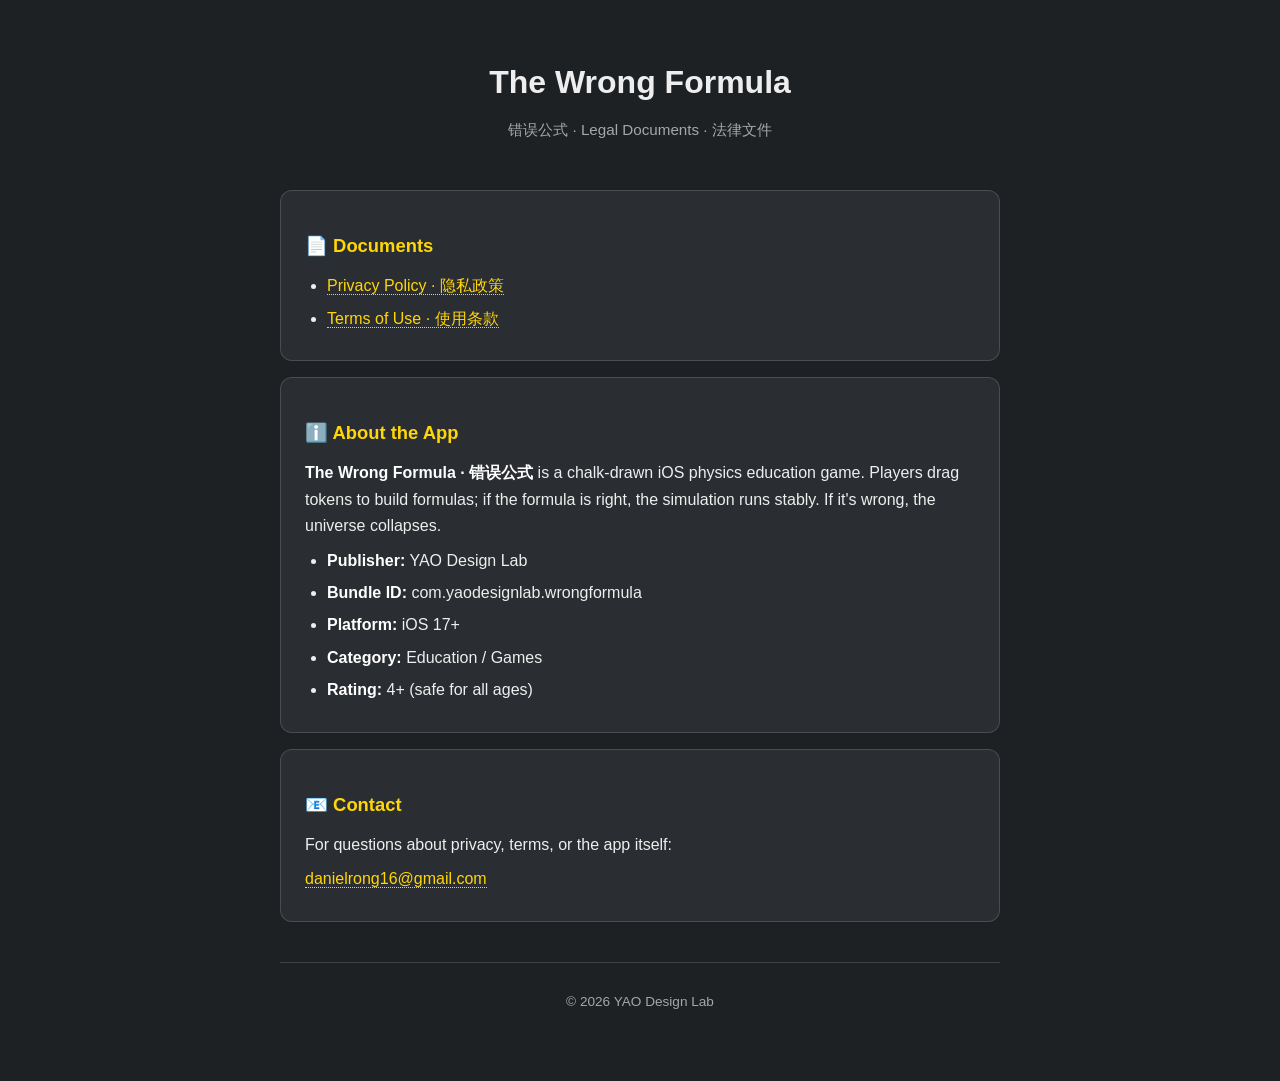
<file: index.html>
<!DOCTYPE html>
<html lang="en">
<head>
<meta charset="UTF-8">
<meta name="viewport" content="width=device-width, initial-scale=1.0">
<title>The Wrong Formula · Legal</title>
<link rel="stylesheet" href="style.css">
</head>
<body>
<main>
<header>
<h1>The Wrong Formula</h1>
<p class="subtitle">错误公式 · Legal Documents · 法律文件</p>
</header>

<section class="card">
<h2>📄 Documents</h2>
<ul>
<li><a href="privacy.html">Privacy Policy · 隐私政策</a></li>
<li><a href="terms.html">Terms of Use · 使用条款</a></li>
</ul>
</section>

<section class="card">
<h2>ℹ️ About the App</h2>
<p><strong>The Wrong Formula · 错误公式</strong> is a chalk-drawn iOS physics education game. Players drag tokens to build formulas; if the formula is right, the simulation runs stably. If it's wrong, the universe collapses.</p>
<ul>
<li><strong>Publisher:</strong> YAO Design Lab</li>
<li><strong>Bundle ID:</strong> com.yaodesignlab.wrongformula</li>
<li><strong>Platform:</strong> iOS 17+</li>
<li><strong>Category:</strong> Education / Games</li>
<li><strong>Rating:</strong> 4+ (safe for all ages)</li>
</ul>
</section>

<section class="card">
<h2>📧 Contact</h2>
<p>For questions about privacy, terms, or the app itself:</p>
<p><a href="mailto:danielrong16@gmail.com">danielrong16@gmail.com</a></p>
</section>

<footer>
<p>© 2026 YAO Design Lab</p>
</footer>
</main>
</body>
</html>
</file>
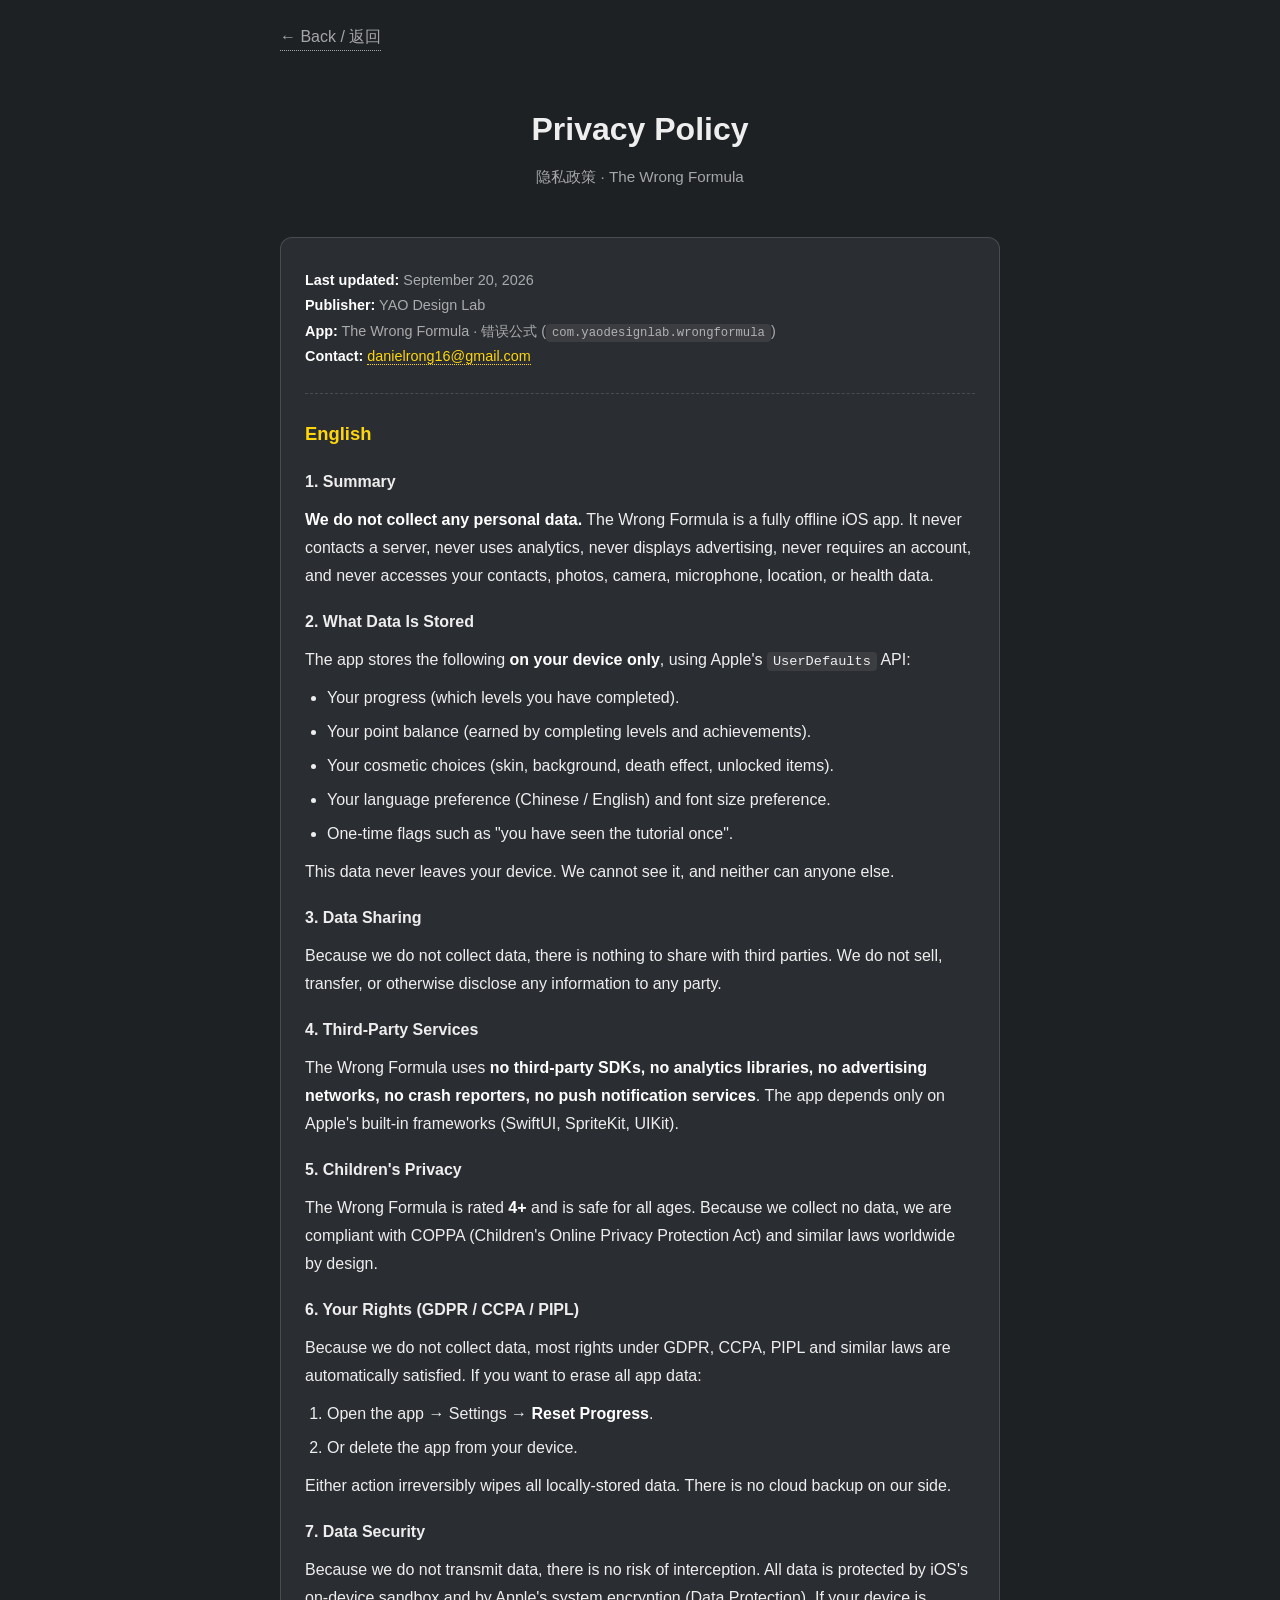
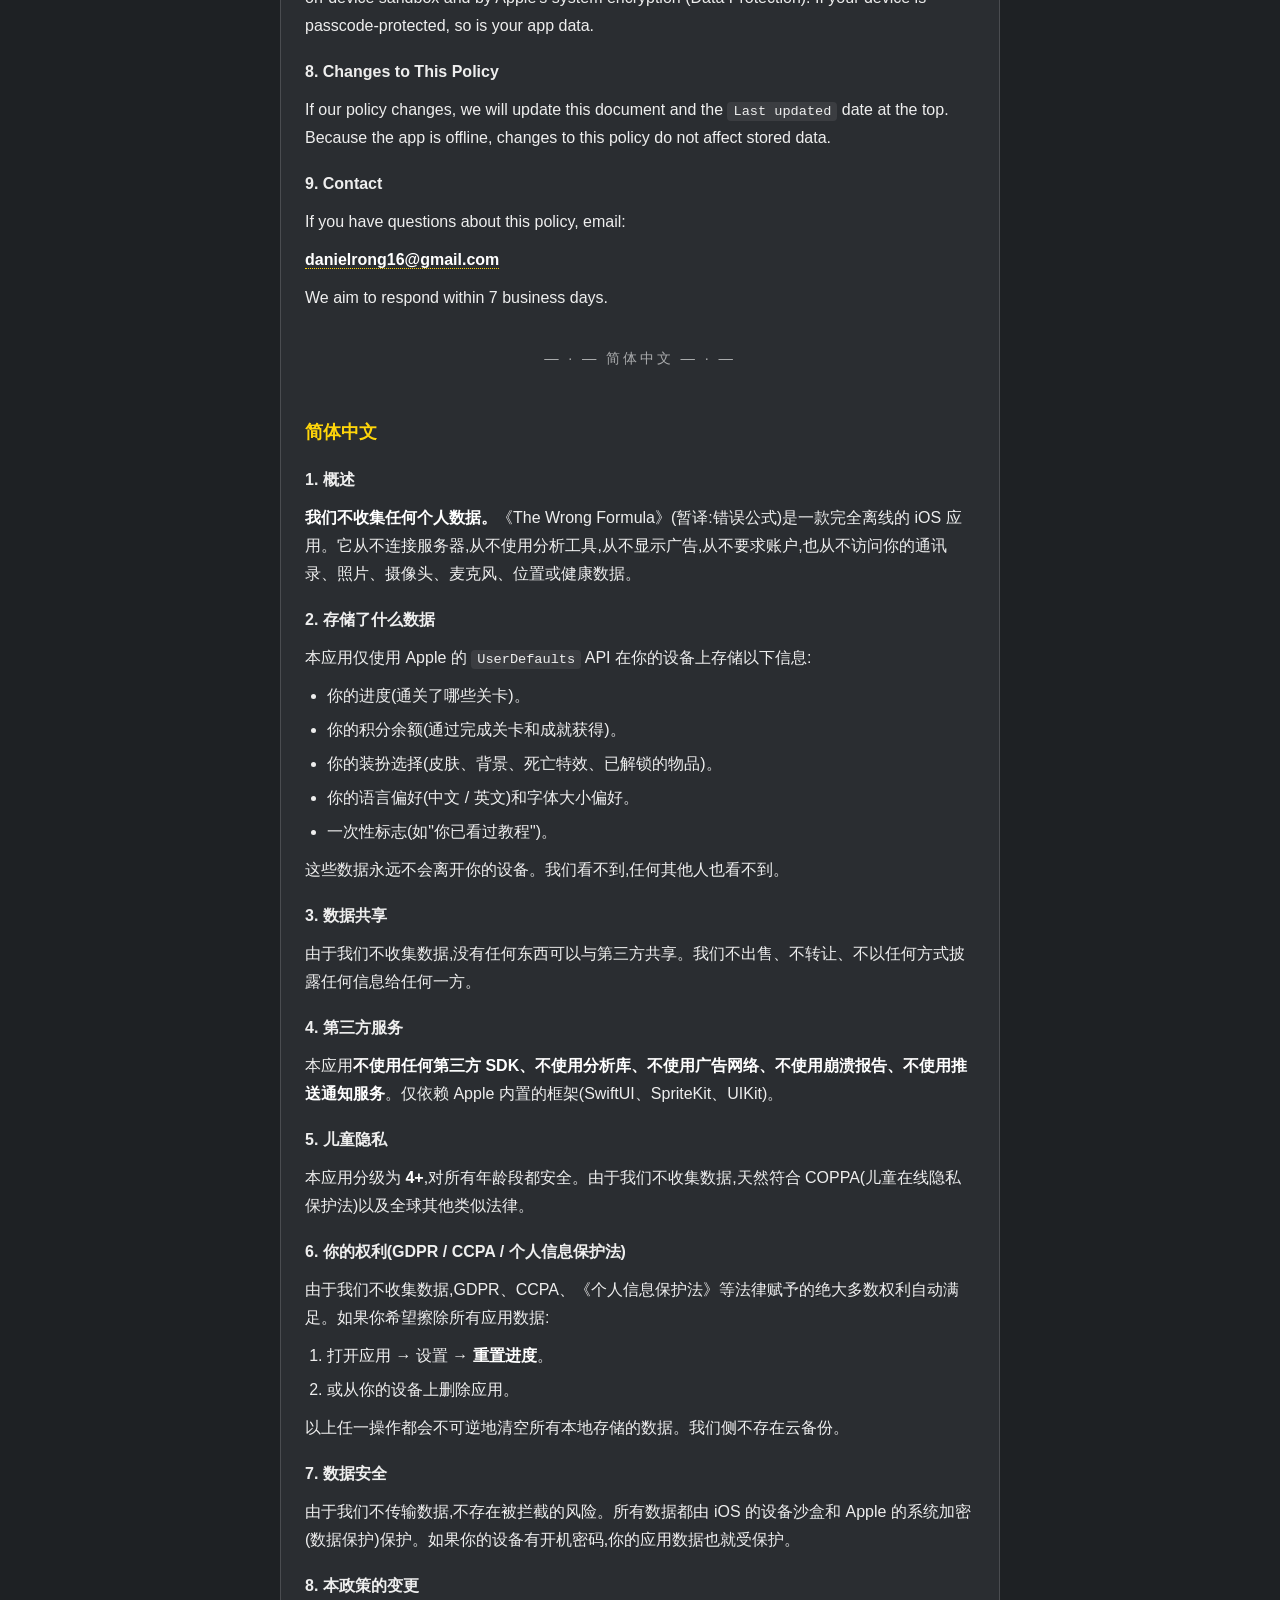
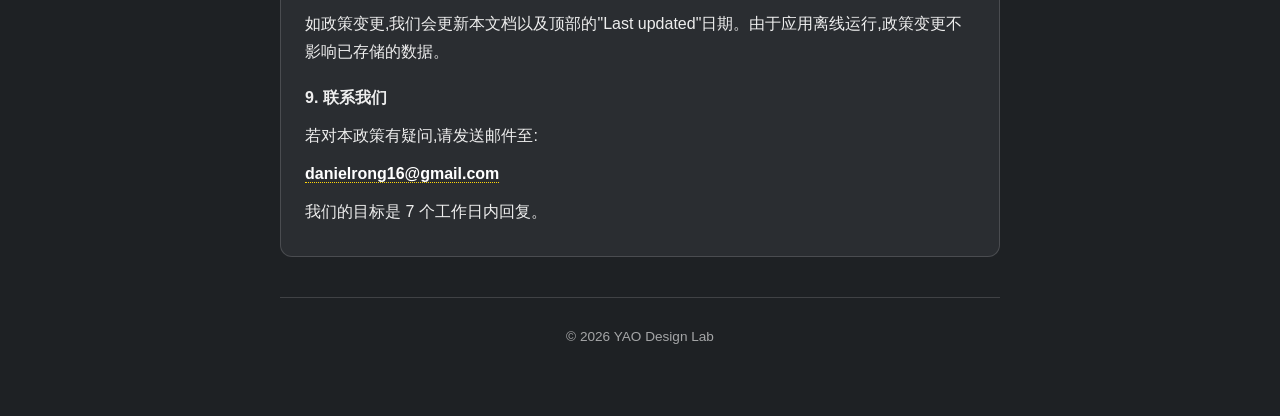
<file: privacy.html>
<!DOCTYPE html>
<html lang="en">
<head>
<meta charset="UTF-8">
<meta name="viewport" content="width=device-width, initial-scale=1.0">
<title>Privacy Policy · The Wrong Formula</title>
<link rel="stylesheet" href="style.css">
</head>
<body>
<main>
<a href="index.html" class="back">← Back / 返回</a>

<header>
<h1>Privacy Policy</h1>
<p class="subtitle">隐私政策 · The Wrong Formula</p>
</header>

<section class="card doc-body">
<p class="meta">
<strong>Last updated:</strong> September 20, 2026<br>
<strong>Publisher:</strong> YAO Design Lab<br>
<strong>App:</strong> The Wrong Formula · 错误公式 (<code>com.yaodesignlab.wrongformula</code>)<br>
<strong>Contact:</strong> <a href="mailto:danielrong16@gmail.com">danielrong16@gmail.com</a>
</p>

<hr>

<h2>English</h2>

<h3>1. Summary</h3>
<p><strong>We do not collect any personal data.</strong> The Wrong Formula is a fully offline iOS app. It never contacts a server, never uses analytics, never displays advertising, never requires an account, and never accesses your contacts, photos, camera, microphone, location, or health data.</p>

<h3>2. What Data Is Stored</h3>
<p>The app stores the following <strong>on your device only</strong>, using Apple's <code>UserDefaults</code> API:</p>
<ul>
<li>Your progress (which levels you have completed).</li>
<li>Your point balance (earned by completing levels and achievements).</li>
<li>Your cosmetic choices (skin, background, death effect, unlocked items).</li>
<li>Your language preference (Chinese / English) and font size preference.</li>
<li>One-time flags such as "you have seen the tutorial once".</li>
</ul>
<p>This data never leaves your device. We cannot see it, and neither can anyone else.</p>

<h3>3. Data Sharing</h3>
<p>Because we do not collect data, there is nothing to share with third parties. We do not sell, transfer, or otherwise disclose any information to any party.</p>

<h3>4. Third-Party Services</h3>
<p>The Wrong Formula uses <strong>no third-party SDKs, no analytics libraries, no advertising networks, no crash reporters, no push notification services</strong>. The app depends only on Apple's built-in frameworks (SwiftUI, SpriteKit, UIKit).</p>

<h3>5. Children's Privacy</h3>
<p>The Wrong Formula is rated <strong>4+</strong> and is safe for all ages. Because we collect no data, we are compliant with COPPA (Children's Online Privacy Protection Act) and similar laws worldwide by design.</p>

<h3>6. Your Rights (GDPR / CCPA / PIPL)</h3>
<p>Because we do not collect data, most rights under GDPR, CCPA, PIPL and similar laws are automatically satisfied. If you want to erase all app data:</p>
<ol>
<li>Open the app → Settings → <strong>Reset Progress</strong>.</li>
<li>Or delete the app from your device.</li>
</ol>
<p>Either action irreversibly wipes all locally-stored data. There is no cloud backup on our side.</p>

<h3>7. Data Security</h3>
<p>Because we do not transmit data, there is no risk of interception. All data is protected by iOS's on-device sandbox and by Apple's system encryption (Data Protection). If your device is passcode-protected, so is your app data.</p>

<h3>8. Changes to This Policy</h3>
<p>If our policy changes, we will update this document and the <code>Last updated</code> date at the top. Because the app is offline, changes to this policy do not affect stored data.</p>

<h3>9. Contact</h3>
<p>If you have questions about this policy, email:</p>
<p><a href="mailto:danielrong16@gmail.com"><strong>danielrong16@gmail.com</strong></a></p>
<p>We aim to respond within 7 business days.</p>

<div class="lang-divider">— · — 简体中文 — · —</div>

<h2>简体中文</h2>

<h3>1. 概述</h3>
<p><strong>我们不收集任何个人数据。</strong>《The Wrong Formula》(暂译:错误公式)是一款完全离线的 iOS 应用。它从不连接服务器,从不使用分析工具,从不显示广告,从不要求账户,也从不访问你的通讯录、照片、摄像头、麦克风、位置或健康数据。</p>

<h3>2. 存储了什么数据</h3>
<p>本应用仅使用 Apple 的 <code>UserDefaults</code> API 在你的设备上存储以下信息:</p>
<ul>
<li>你的进度(通关了哪些关卡)。</li>
<li>你的积分余额(通过完成关卡和成就获得)。</li>
<li>你的装扮选择(皮肤、背景、死亡特效、已解锁的物品)。</li>
<li>你的语言偏好(中文 / 英文)和字体大小偏好。</li>
<li>一次性标志(如"你已看过教程")。</li>
</ul>
<p>这些数据永远不会离开你的设备。我们看不到,任何其他人也看不到。</p>

<h3>3. 数据共享</h3>
<p>由于我们不收集数据,没有任何东西可以与第三方共享。我们不出售、不转让、不以任何方式披露任何信息给任何一方。</p>

<h3>4. 第三方服务</h3>
<p>本应用<strong>不使用任何第三方 SDK、不使用分析库、不使用广告网络、不使用崩溃报告、不使用推送通知服务</strong>。仅依赖 Apple 内置的框架(SwiftUI、SpriteKit、UIKit)。</p>

<h3>5. 儿童隐私</h3>
<p>本应用分级为 <strong>4+</strong>,对所有年龄段都安全。由于我们不收集数据,天然符合 COPPA(儿童在线隐私保护法)以及全球其他类似法律。</p>

<h3>6. 你的权利(GDPR / CCPA / 个人信息保护法)</h3>
<p>由于我们不收集数据,GDPR、CCPA、《个人信息保护法》等法律赋予的绝大多数权利自动满足。如果你希望擦除所有应用数据:</p>
<ol>
<li>打开应用 → 设置 → <strong>重置进度</strong>。</li>
<li>或从你的设备上删除应用。</li>
</ol>
<p>以上任一操作都会不可逆地清空所有本地存储的数据。我们侧不存在云备份。</p>

<h3>7. 数据安全</h3>
<p>由于我们不传输数据,不存在被拦截的风险。所有数据都由 iOS 的设备沙盒和 Apple 的系统加密(数据保护)保护。如果你的设备有开机密码,你的应用数据也就受保护。</p>

<h3>8. 本政策的变更</h3>
<p>如政策变更,我们会更新本文档以及顶部的"Last updated"日期。由于应用离线运行,政策变更不影响已存储的数据。</p>

<h3>9. 联系我们</h3>
<p>若对本政策有疑问,请发送邮件至:</p>
<p><a href="mailto:danielrong16@gmail.com"><strong>danielrong16@gmail.com</strong></a></p>
<p>我们的目标是 7 个工作日内回复。</p>
</section>

<footer>
<p>© 2026 YAO Design Lab</p>
</footer>
</main>
</body>
</html>
</file>
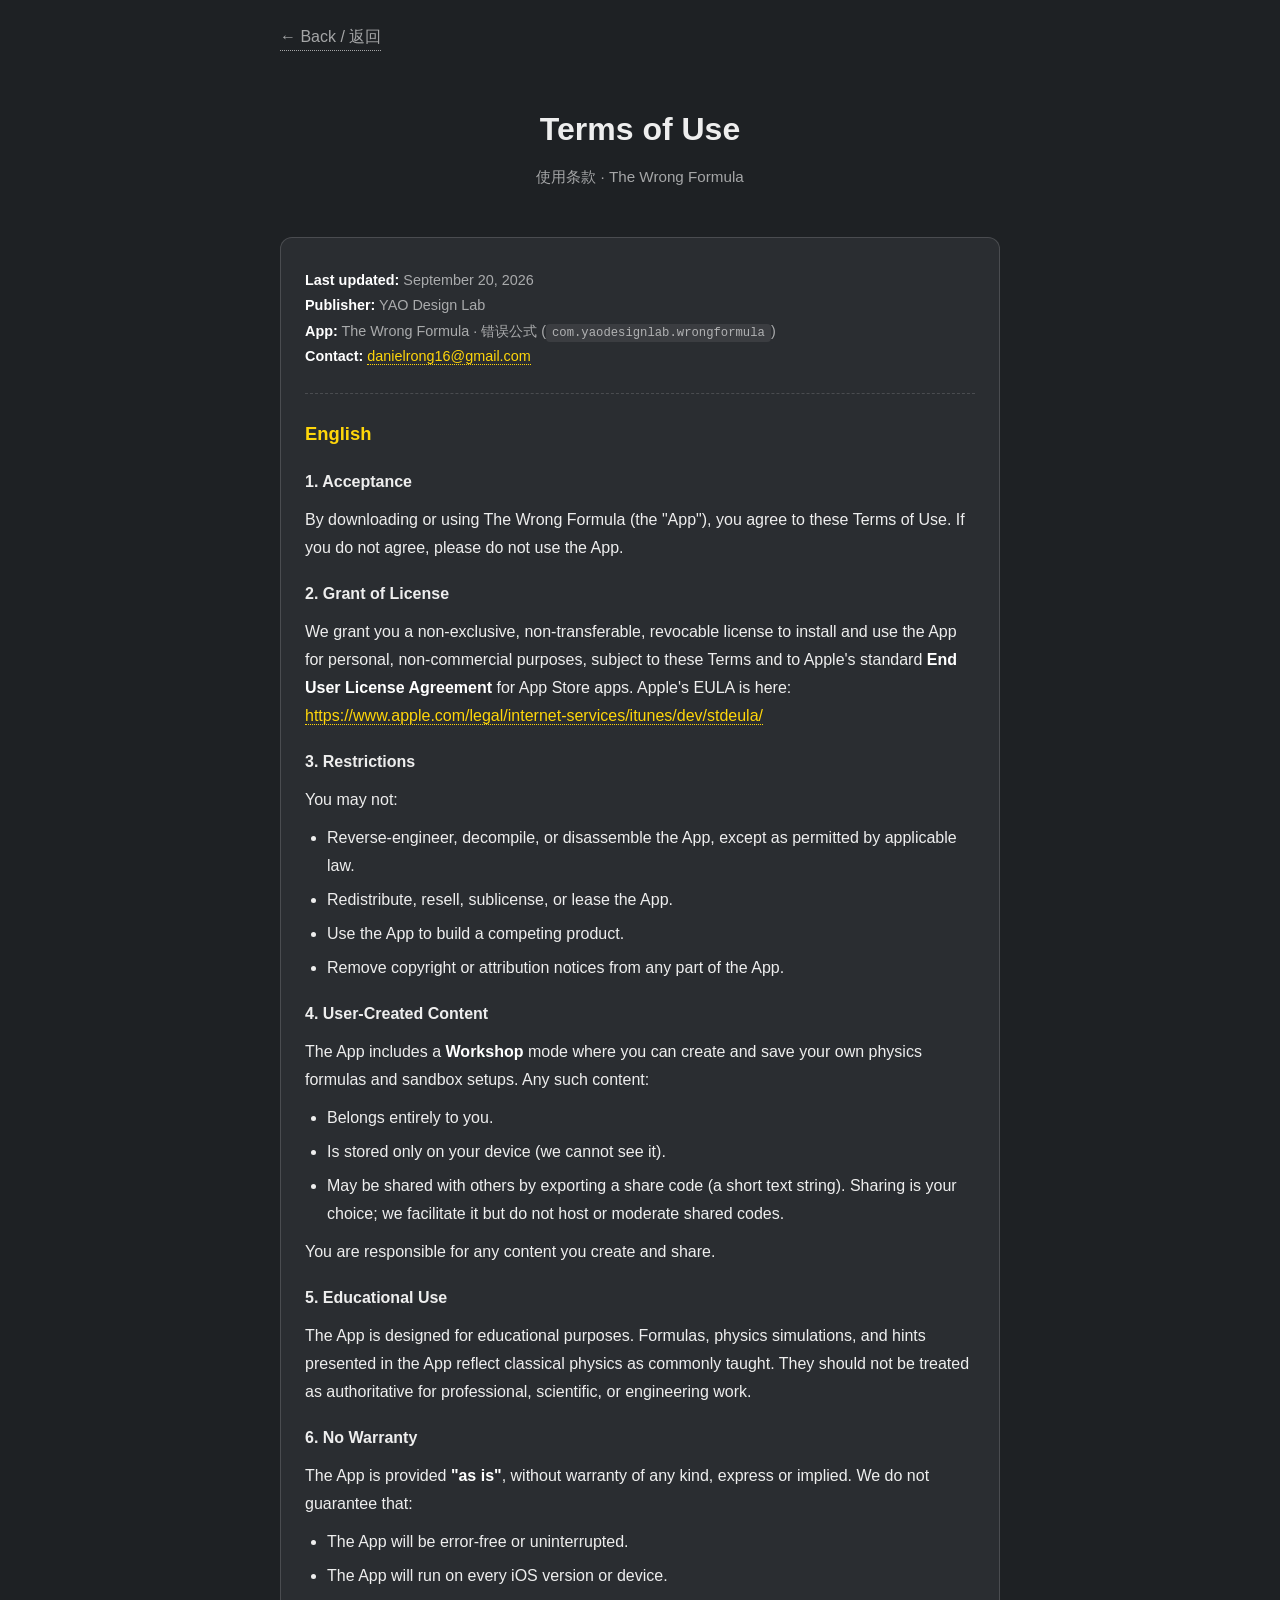
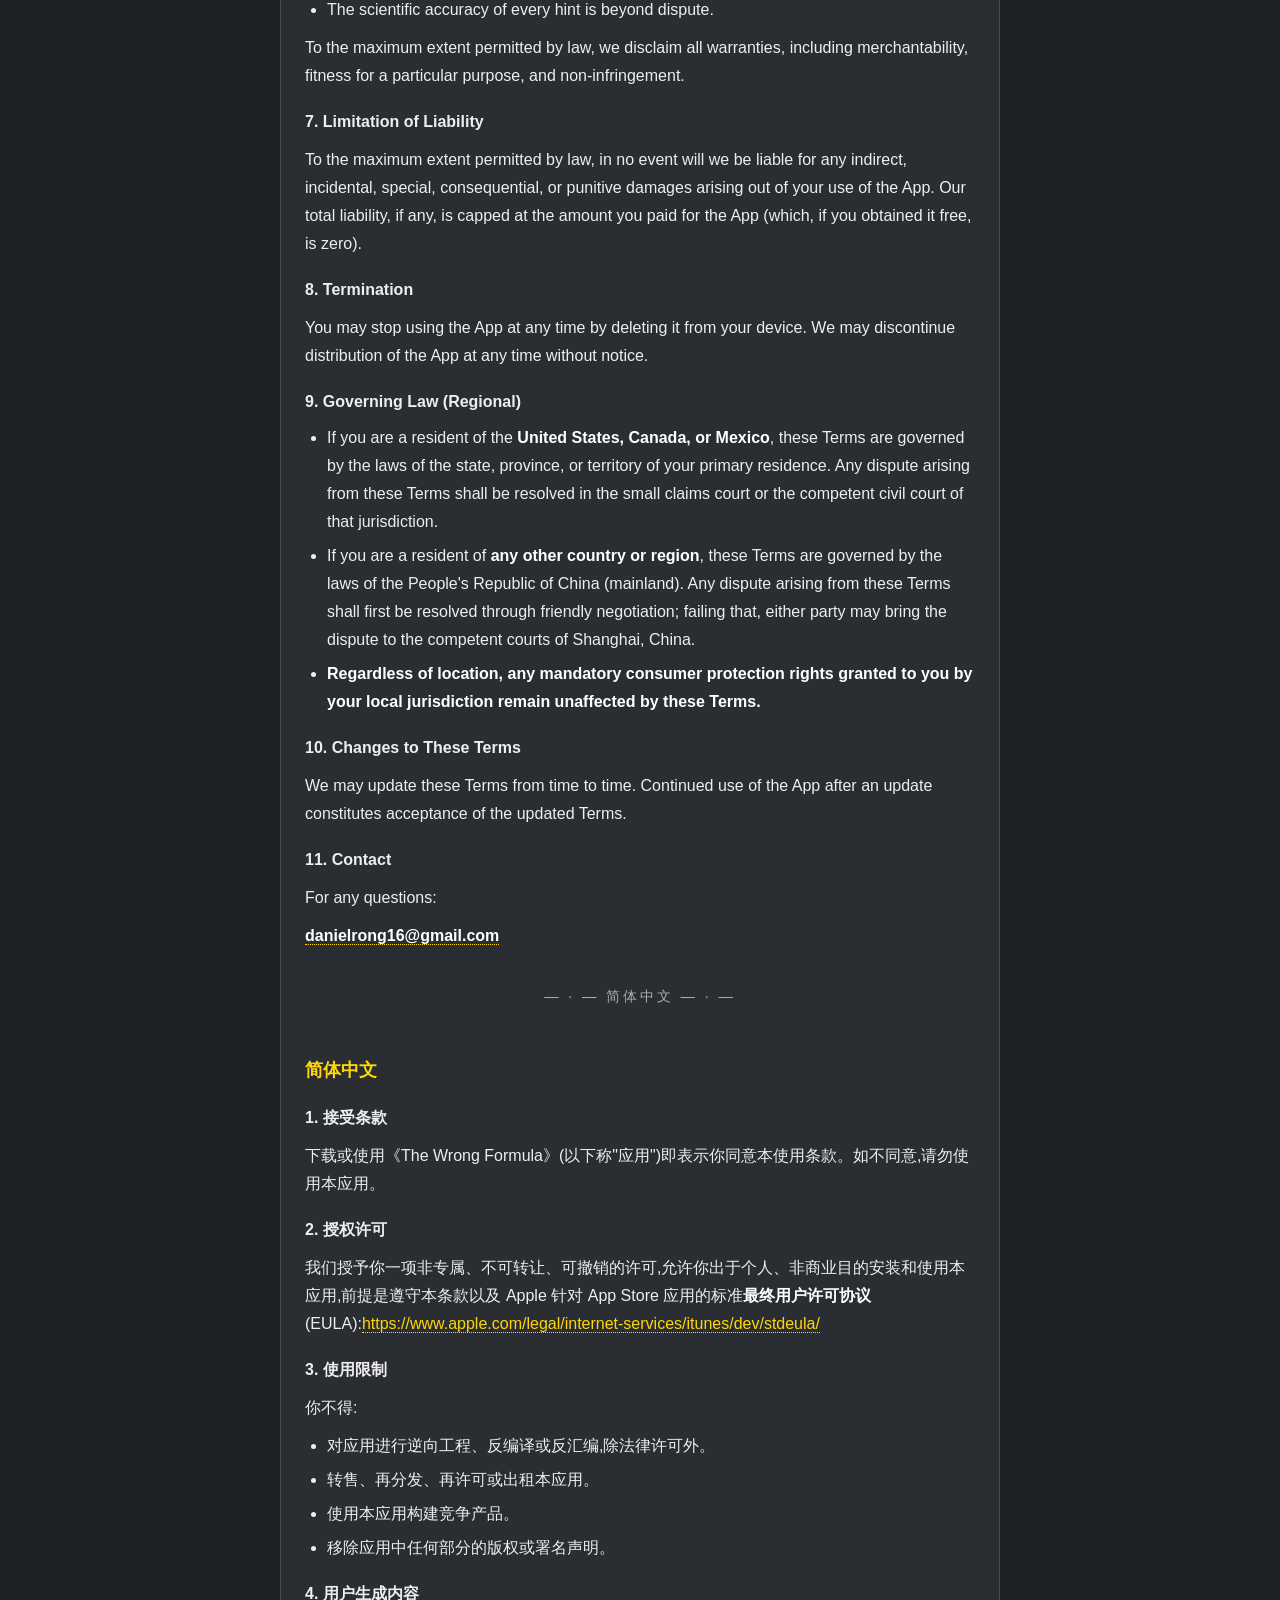
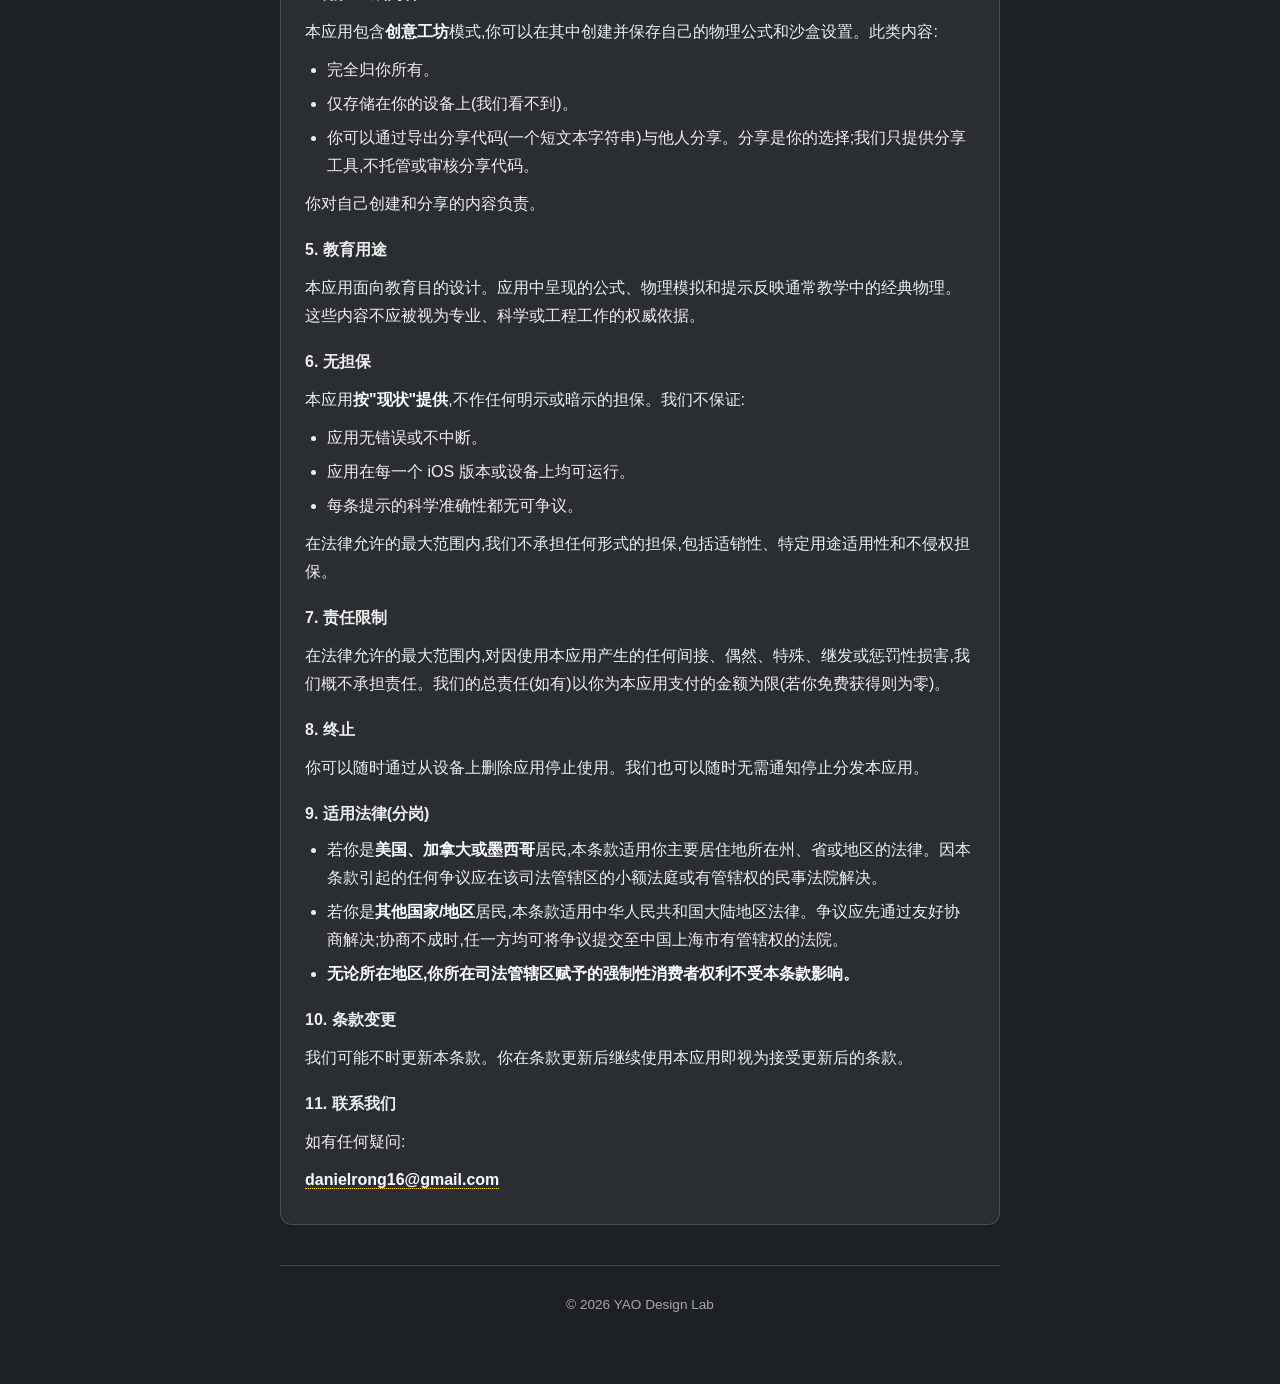
<file: terms.html>
<!DOCTYPE html>
<html lang="en">
<head>
<meta charset="UTF-8">
<meta name="viewport" content="width=device-width, initial-scale=1.0">
<title>Terms of Use · The Wrong Formula</title>
<link rel="stylesheet" href="style.css">
</head>
<body>
<main>
<a href="index.html" class="back">← Back / 返回</a>

<header>
<h1>Terms of Use</h1>
<p class="subtitle">使用条款 · The Wrong Formula</p>
</header>

<section class="card doc-body">
<p class="meta">
<strong>Last updated:</strong> September 20, 2026<br>
<strong>Publisher:</strong> YAO Design Lab<br>
<strong>App:</strong> The Wrong Formula · 错误公式 (<code>com.yaodesignlab.wrongformula</code>)<br>
<strong>Contact:</strong> <a href="mailto:danielrong16@gmail.com">danielrong16@gmail.com</a>
</p>

<hr>

<h2>English</h2>

<h3>1. Acceptance</h3>
<p>By downloading or using The Wrong Formula (the "App"), you agree to these Terms of Use. If you do not agree, please do not use the App.</p>

<h3>2. Grant of License</h3>
<p>We grant you a non-exclusive, non-transferable, revocable license to install and use the App for personal, non-commercial purposes, subject to these Terms and to Apple's standard <strong>End User License Agreement</strong> for App Store apps. Apple's EULA is here: <a href="https://www.apple.com/legal/internet-services/itunes/dev/stdeula/" target="_blank">https://www.apple.com/legal/internet-services/itunes/dev/stdeula/</a></p>

<h3>3. Restrictions</h3>
<p>You may not:</p>
<ul>
<li>Reverse-engineer, decompile, or disassemble the App, except as permitted by applicable law.</li>
<li>Redistribute, resell, sublicense, or lease the App.</li>
<li>Use the App to build a competing product.</li>
<li>Remove copyright or attribution notices from any part of the App.</li>
</ul>

<h3>4. User-Created Content</h3>
<p>The App includes a <strong>Workshop</strong> mode where you can create and save your own physics formulas and sandbox setups. Any such content:</p>
<ul>
<li>Belongs entirely to you.</li>
<li>Is stored only on your device (we cannot see it).</li>
<li>May be shared with others by exporting a share code (a short text string). Sharing is your choice; we facilitate it but do not host or moderate shared codes.</li>
</ul>
<p>You are responsible for any content you create and share.</p>

<h3>5. Educational Use</h3>
<p>The App is designed for educational purposes. Formulas, physics simulations, and hints presented in the App reflect classical physics as commonly taught. They should not be treated as authoritative for professional, scientific, or engineering work.</p>

<h3>6. No Warranty</h3>
<p>The App is provided <strong>"as is"</strong>, without warranty of any kind, express or implied. We do not guarantee that:</p>
<ul>
<li>The App will be error-free or uninterrupted.</li>
<li>The App will run on every iOS version or device.</li>
<li>The scientific accuracy of every hint is beyond dispute.</li>
</ul>
<p>To the maximum extent permitted by law, we disclaim all warranties, including merchantability, fitness for a particular purpose, and non-infringement.</p>

<h3>7. Limitation of Liability</h3>
<p>To the maximum extent permitted by law, in no event will we be liable for any indirect, incidental, special, consequential, or punitive damages arising out of your use of the App. Our total liability, if any, is capped at the amount you paid for the App (which, if you obtained it free, is zero).</p>

<h3>8. Termination</h3>
<p>You may stop using the App at any time by deleting it from your device. We may discontinue distribution of the App at any time without notice.</p>

<h3>9. Governing Law (Regional)</h3>
<ul>
<li>If you are a resident of the <strong>United States, Canada, or Mexico</strong>, these Terms are governed by the laws of the state, province, or territory of your primary residence. Any dispute arising from these Terms shall be resolved in the small claims court or the competent civil court of that jurisdiction.</li>
<li>If you are a resident of <strong>any other country or region</strong>, these Terms are governed by the laws of the People's Republic of China (mainland). Any dispute arising from these Terms shall first be resolved through friendly negotiation; failing that, either party may bring the dispute to the competent courts of Shanghai, China.</li>
<li><strong>Regardless of location, any mandatory consumer protection rights granted to you by your local jurisdiction remain unaffected by these Terms.</strong></li>
</ul>

<h3>10. Changes to These Terms</h3>
<p>We may update these Terms from time to time. Continued use of the App after an update constitutes acceptance of the updated Terms.</p>

<h3>11. Contact</h3>
<p>For any questions:</p>
<p><a href="mailto:danielrong16@gmail.com"><strong>danielrong16@gmail.com</strong></a></p>

<div class="lang-divider">— · — 简体中文 — · —</div>

<h2>简体中文</h2>

<h3>1. 接受条款</h3>
<p>下载或使用《The Wrong Formula》(以下称"应用")即表示你同意本使用条款。如不同意,请勿使用本应用。</p>

<h3>2. 授权许可</h3>
<p>我们授予你一项非专属、不可转让、可撤销的许可,允许你出于个人、非商业目的安装和使用本应用,前提是遵守本条款以及 Apple 针对 App Store 应用的标准<strong>最终用户许可协议</strong>(EULA):<a href="https://www.apple.com/legal/internet-services/itunes/dev/stdeula/" target="_blank">https://www.apple.com/legal/internet-services/itunes/dev/stdeula/</a></p>

<h3>3. 使用限制</h3>
<p>你不得:</p>
<ul>
<li>对应用进行逆向工程、反编译或反汇编,除法律许可外。</li>
<li>转售、再分发、再许可或出租本应用。</li>
<li>使用本应用构建竞争产品。</li>
<li>移除应用中任何部分的版权或署名声明。</li>
</ul>

<h3>4. 用户生成内容</h3>
<p>本应用包含<strong>创意工坊</strong>模式,你可以在其中创建并保存自己的物理公式和沙盒设置。此类内容:</p>
<ul>
<li>完全归你所有。</li>
<li>仅存储在你的设备上(我们看不到)。</li>
<li>你可以通过导出分享代码(一个短文本字符串)与他人分享。分享是你的选择;我们只提供分享工具,不托管或审核分享代码。</li>
</ul>
<p>你对自己创建和分享的内容负责。</p>

<h3>5. 教育用途</h3>
<p>本应用面向教育目的设计。应用中呈现的公式、物理模拟和提示反映通常教学中的经典物理。这些内容不应被视为专业、科学或工程工作的权威依据。</p>

<h3>6. 无担保</h3>
<p>本应用<strong>按"现状"提供</strong>,不作任何明示或暗示的担保。我们不保证:</p>
<ul>
<li>应用无错误或不中断。</li>
<li>应用在每一个 iOS 版本或设备上均可运行。</li>
<li>每条提示的科学准确性都无可争议。</li>
</ul>
<p>在法律允许的最大范围内,我们不承担任何形式的担保,包括适销性、特定用途适用性和不侵权担保。</p>

<h3>7. 责任限制</h3>
<p>在法律允许的最大范围内,对因使用本应用产生的任何间接、偶然、特殊、继发或惩罚性损害,我们概不承担责任。我们的总责任(如有)以你为本应用支付的金额为限(若你免费获得则为零)。</p>

<h3>8. 终止</h3>
<p>你可以随时通过从设备上删除应用停止使用。我们也可以随时无需通知停止分发本应用。</p>

<h3>9. 适用法律(分岗)</h3>
<ul>
<li>若你是<strong>美国、加拿大或墨西哥</strong>居民,本条款适用你主要居住地所在州、省或地区的法律。因本条款引起的任何争议应在该司法管辖区的小额法庭或有管辖权的民事法院解决。</li>
<li>若你是<strong>其他国家/地区</strong>居民,本条款适用中华人民共和国大陆地区法律。争议应先通过友好协商解决;协商不成时,任一方均可将争议提交至中国上海市有管辖权的法院。</li>
<li><strong>无论所在地区,你所在司法管辖区赋予的强制性消费者权利不受本条款影响。</strong></li>
</ul>

<h3>10. 条款变更</h3>
<p>我们可能不时更新本条款。你在条款更新后继续使用本应用即视为接受更新后的条款。</p>

<h3>11. 联系我们</h3>
<p>如有任何疑问:</p>
<p><a href="mailto:danielrong16@gmail.com"><strong>danielrong16@gmail.com</strong></a></p>
</section>

<footer>
<p>© 2026 YAO Design Lab</p>
</footer>
</main>
</body>
</html>
</file>
<file: style.css>
:root {
  --bg: #1e2124;
  --card: #2a2d31;
  --text: #eeeeee;
  --dim: rgba(255,255,255,0.6);
  --accent: #ffd60a;
  --border: rgba(255,255,255,0.15);
}

* {
  margin: 0;
  padding: 0;
  box-sizing: border-box;
}

html {
  -webkit-text-size-adjust: 100%;
}

body {
  background: var(--bg);
  color: var(--text);
  font-family: -apple-system, BlinkMacSystemFont, "PingFang SC", "Helvetica Neue", Arial, sans-serif;
  line-height: 1.65;
  padding: 24px 16px 60px;
  min-height: 100vh;
}

main {
  max-width: 720px;
  margin: 0 auto;
}

header {
  text-align: center;
  padding: 32px 0 24px;
}

h1 {
  font-size: 2rem;
  margin-bottom: 4px;
}

.subtitle {
  color: var(--dim);
  font-size: 0.95rem;
}

h2 {
  font-size: 1.15rem;
  margin: 20px 0 12px;
  color: var(--accent);
}

h3 {
  font-size: 1rem;
  margin: 18px 0 8px;
  color: var(--text);
}

.card {
  background: var(--card);
  border: 1px solid var(--border);
  border-radius: 12px;
  padding: 20px 24px;
  margin: 16px 0;
}

ul, ol {
  padding-left: 22px;
  margin: 8px 0;
}

li {
  margin: 6px 0;
}

a {
  color: var(--accent);
  text-decoration: none;
  border-bottom: 1px dotted var(--accent);
}

a:hover {
  border-bottom-style: solid;
}

p {
  margin: 8px 0;
}

strong {
  color: #fff;
}

hr {
  border: none;
  border-top: 1px dashed var(--border);
  margin: 24px 0;
}

footer {
  text-align: center;
  color: var(--dim);
  font-size: 0.85rem;
  margin-top: 40px;
  padding-top: 20px;
  border-top: 1px solid var(--border);
}

.doc-body {
  line-height: 1.75;
}

.doc-body p {
  margin: 10px 0;
}

.doc-body .lang-divider {
  text-align: center;
  color: var(--dim);
  padding: 24px 0;
  font-size: 0.9rem;
  letter-spacing: 0.2em;
}

.meta {
  color: var(--dim);
  font-size: 0.9rem;
  margin-bottom: 16px;
}

.back {
  display: inline-block;
  margin-bottom: 20px;
  color: var(--dim);
  border-bottom: 1px dotted var(--dim);
}

.back:hover {
  color: var(--accent);
  border-bottom-color: var(--accent);
}

code {
  background: rgba(255,255,255,0.08);
  padding: 2px 6px;
  border-radius: 4px;
  font-family: "SF Mono", Menlo, Consolas, monospace;
  font-size: 0.85em;
}
</file>
